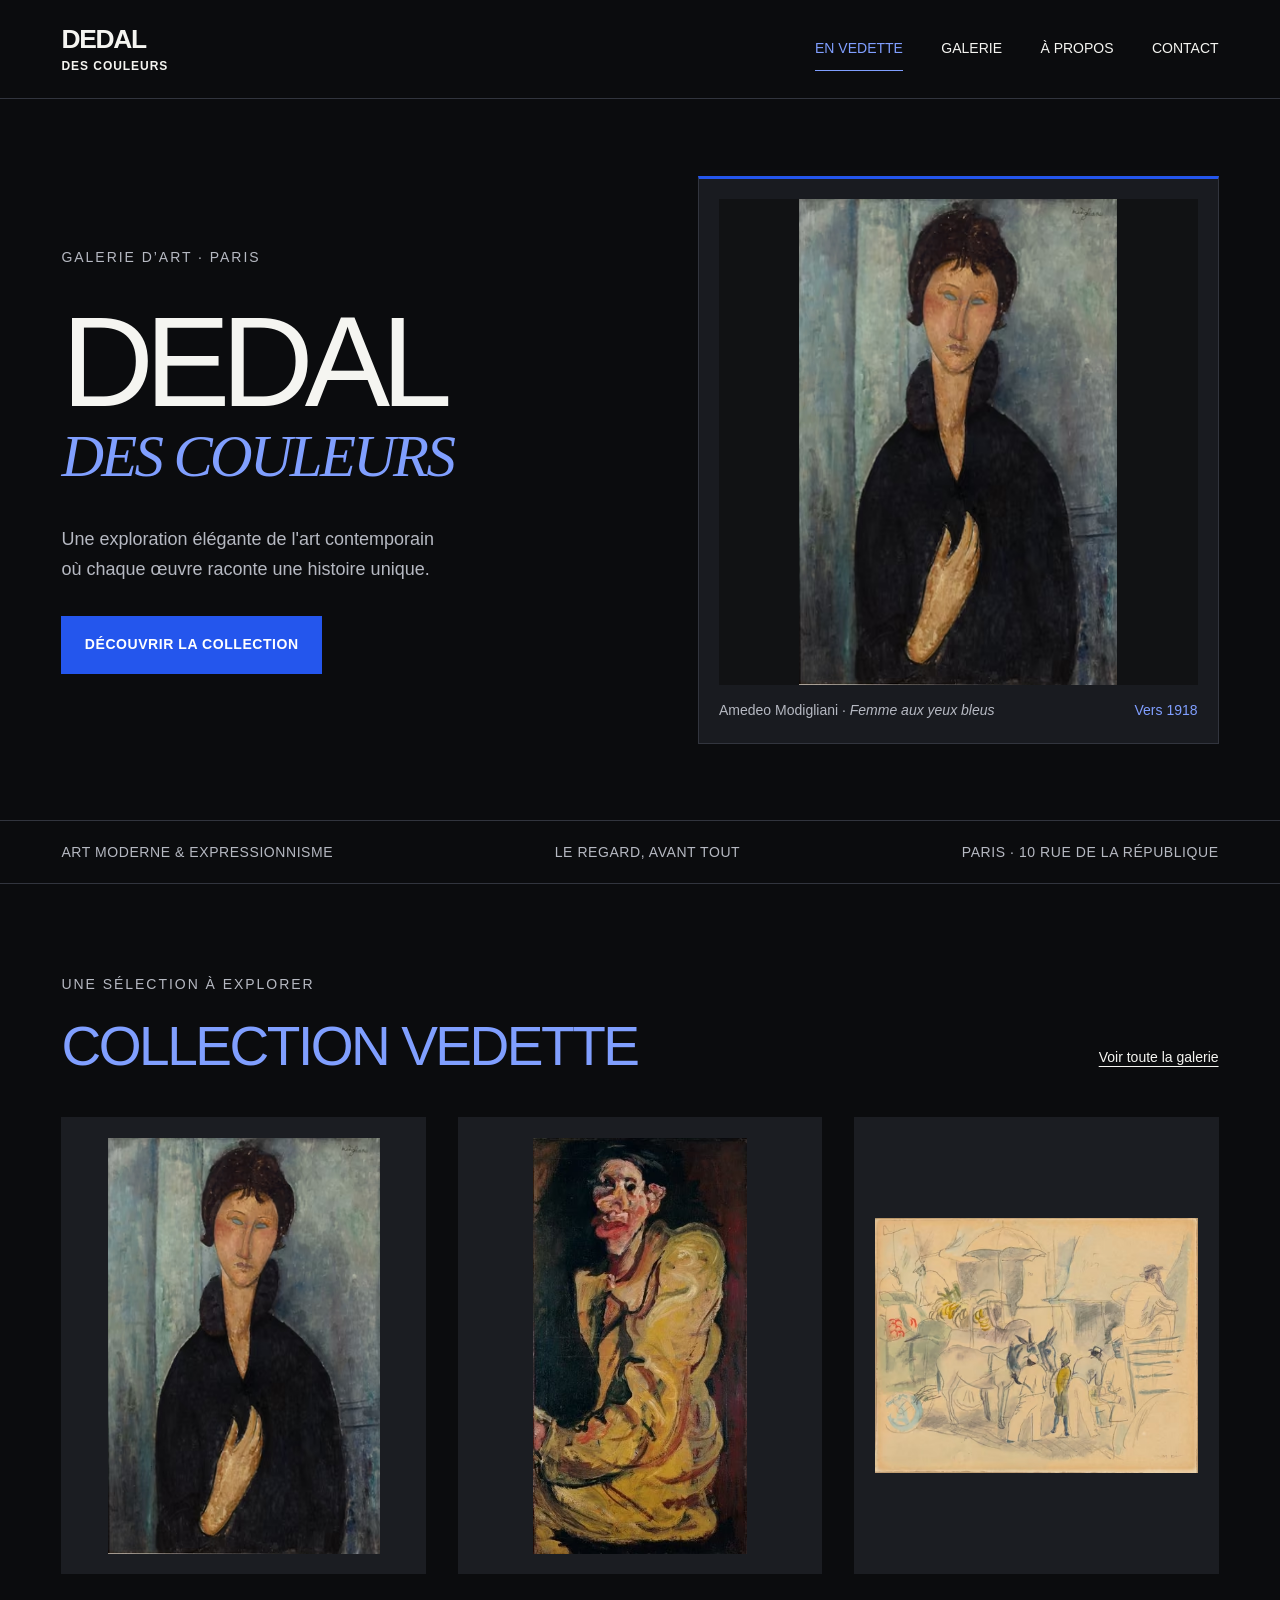
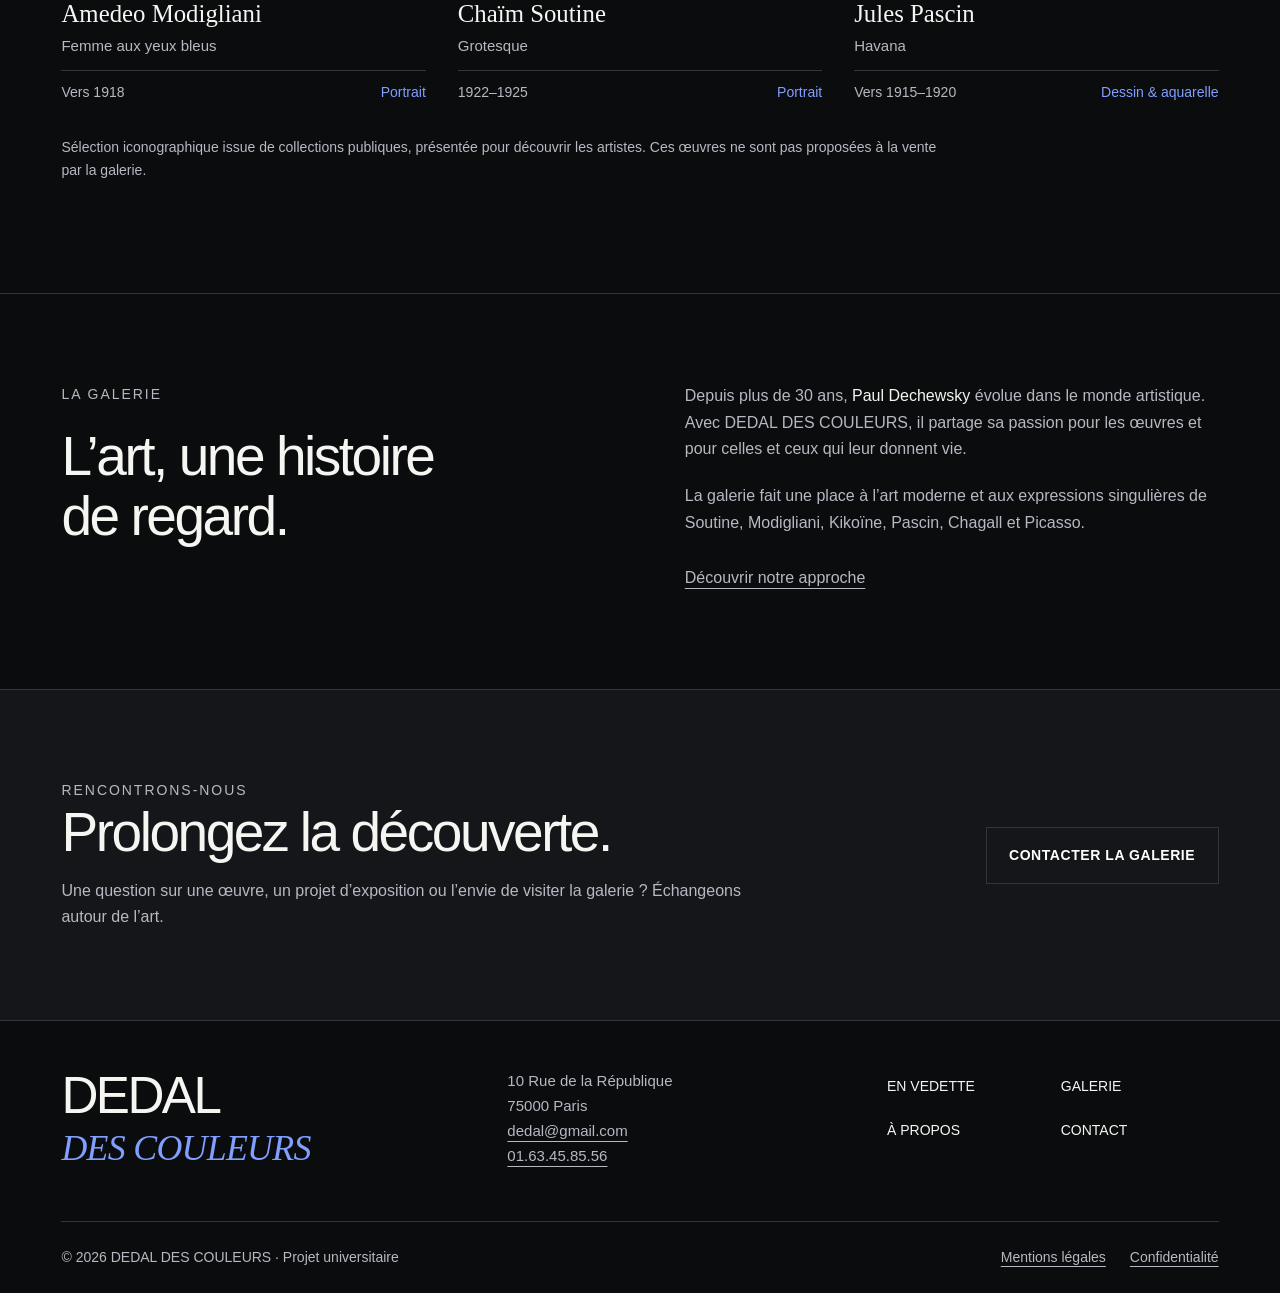
<file: index.html>
<!doctype html>
<html lang="fr">
<head>
  <meta charset="utf-8">
  <meta name="viewport" content="width=device-width, initial-scale=1">
  <meta http-equiv="Content-Security-Policy" content="connect-src 'none'; object-src 'none'; base-uri 'self'; form-action 'none'">
  <title>DEDAL DES COULEURS | Galerie d'art à Paris</title>
  <meta name="description" content="Découvrez DEDAL DES COULEURS, galerie d'art à Paris. Art moderne et expressionniste, sélection d’œuvres et passion de Paul Dechewsky.">
  <meta name="theme-color" content="#0b0c0e">
  <meta property="og:type" content="website">
  <meta property="og:locale" content="fr_FR">
  <meta property="og:site_name" content="DEDAL DES COULEURS">
  <meta property="og:title" content="DEDAL DES COULEURS | Galerie d'art à Paris">
  <meta property="og:description" content="Découvrez DEDAL DES COULEURS, galerie d'art à Paris. Art moderne et expressionniste, sélection d’œuvres et passion de Paul Dechewsky.">
  <meta property="og:url" content="https://cdibetris-cpu.github.io/dedal-des-coulers/">
  <link rel="icon" type="image/svg+xml" href="data:image/svg+xml,%3Csvg%20xmlns='http://www.w3.org/2000/svg'%20viewBox='0%200%2032%2032'%3E%3Crect%20width='32'%20height='32'%20fill='%230b0c0e'/%3E%3Cpath%20d='M9%206h7c14%200%2014%2020%200%2020H9V6zm5%204v12h2c8%200%208-12%200-12z'%20fill='%23809fff'/%3E%3C/svg%3E">
  <link rel="stylesheet" href="css/style.css">
  <script src="js/script.js" defer></script>
</head>
<body>
  <a class="skip-link" href="#contenu">Aller au contenu</a>
  <header class="site-header">
    <a class="brand" href="index.html" aria-label="DEDAL DES COULEURS, accueil">DEDAL<span>DES COULEURS</span></a>
    <button class="menu-toggle" type="button" aria-expanded="false" aria-controls="navigation-principale"><span class="menu-icon" aria-hidden="true"></span>Menu</button>
    <nav id="navigation-principale" aria-label="Navigation principale"><ul class="nav-list"><li><a href="index.html" aria-current="page">EN VEDETTE</a></li><li><a href="galerie.html">GALERIE</a></li><li><a href="a-propos.html">À PROPOS</a></li><li><a href="contact.html">CONTACT</a></li></ul></nav>
  </header>
  <main id="contenu" tabindex="-1">
    <section class="hero container" aria-labelledby="hero-title">
      <div class="hero-copy"><p class="eyebrow">GALERIE D’ART · PARIS</p><h1 id="hero-title">DEDAL<span>DES COULEURS</span></h1><p class="hero-description">Une exploration élégante de l'art contemporain<br>où chaque œuvre raconte une histoire unique.</p><a class="button" href="galerie.html">DÉCOUVRIR LA COLLECTION</a></div>
      <figure class="hero-art"><picture><source type="image/avif" srcset="images/hero-gallery-320.avif 320w, images/hero-gallery-480.avif 480w, images/hero-gallery-640.avif 640w, images/hero-gallery-768.avif 768w, images/hero-gallery-960.avif 960w, images/hero-gallery-1047.avif 1047w" sizes="(max-width: 520px) min(15.705rem, calc(100vw - 5.125rem)), (max-width: 760px) 19.63125rem, clamp(14.39625rem, 24.86625vw, 24.86625rem)"><img src="images/hero-gallery.webp" alt="Femme aux yeux bleus et au cou allongé, vêtue de noir, la main posée sur la poitrine, par Amedeo Modigliani." width="1047" height="1600" fetchpriority="high" decoding="async" srcset="images/hero-gallery-320.webp 320w, images/hero-gallery-480.webp 480w, images/hero-gallery-640.webp 640w, images/hero-gallery-768.webp 768w, images/hero-gallery-960.webp 960w, images/hero-gallery.webp 1047w" sizes="(max-width: 520px) min(15.705rem, calc(100vw - 5.125rem)), (max-width: 760px) 19.63125rem, clamp(14.39625rem, 24.86625vw, 24.86625rem)"></picture><figcaption><span>Amedeo Modigliani · <i>Femme aux yeux bleus</i></span><span>Vers 1918</span></figcaption></figure>
    </section>
    <div class="container intro-strip"><span>ART MODERNE &amp; EXPRESSIONNISME</span><span>LE REGARD, AVANT TOUT</span><span>PARIS · 10 RUE DE LA RÉPUBLIQUE</span></div>
    <section class="container section" aria-labelledby="featured-title">
      <div class="section-heading"><div><p class="eyebrow">UNE SÉLECTION À EXPLORER</p><h2 id="featured-title" class="blue">COLLECTION VEDETTE</h2></div><a href="galerie.html">Voir toute la galerie</a></div>
      <div class="art-grid"><article class="art-card">
          <a class="art-link" href="galerie.html#oeuvre-1">
            <figure><div class="art-image"><picture><source type="image/avif" srcset="images/modigliani-femme-aux-yeux-bleus-320.avif 320w, images/modigliani-femme-aux-yeux-bleus-480.avif 480w, images/modigliani-femme-aux-yeux-bleus-589.avif 589w" sizes="(max-width: 520px) min(16.36111rem, calc(100vw - clamp(2.5rem, 9.6vw, 10rem) - 2.6rem)), (max-width: 1050px) min(17.01556rem, calc((100vw - clamp(2.5rem, 9.6vw, 10rem) - 2rem) / 2 - 2.6rem)), min(17.01556rem, calc((min(100vw, 100rem) - clamp(2.5rem, 9.6vw, 10rem) - 4rem) / 3 - 2.6rem))"><img src="images/modigliani-femme-aux-yeux-bleus.webp" alt="Femme aux yeux bleus et au cou allongé, vêtue de noir, la main posée sur la poitrine, par Amedeo Modigliani." width="589" height="900" loading="lazy" decoding="async" srcset="images/modigliani-femme-aux-yeux-bleus-320.webp 320w, images/modigliani-femme-aux-yeux-bleus-480.webp 480w, images/modigliani-femme-aux-yeux-bleus.webp 589w" sizes="(max-width: 520px) min(16.36111rem, calc(100vw - clamp(2.5rem, 9.6vw, 10rem) - 2.6rem)), (max-width: 1050px) min(17.01556rem, calc((100vw - clamp(2.5rem, 9.6vw, 10rem) - 2rem) / 2 - 2.6rem)), min(17.01556rem, calc((min(100vw, 100rem) - clamp(2.5rem, 9.6vw, 10rem) - 4rem) / 3 - 2.6rem))"></picture></div>
              <figcaption><h3>Amedeo Modigliani</h3><p class="art-title">Femme aux yeux bleus</p><div class="art-meta"><span>Vers 1918</span><span>Portrait</span></div></figcaption>
            </figure>
          </a>
        </article>
<article class="art-card">
          <a class="art-link" href="galerie.html#oeuvre-3">
            <figure><div class="art-image"><picture><source type="image/avif" srcset="images/soutine-grotesque-309.avif 309w" sizes="(max-width: 520px) min(12.875rem, calc(100vw - clamp(2.5rem, 9.6vw, 10rem) - 2.6rem)), (max-width: 1050px) min(13.39rem, calc((100vw - clamp(2.5rem, 9.6vw, 10rem) - 2rem) / 2 - 2.6rem)), min(13.39rem, calc((min(100vw, 100rem) - clamp(2.5rem, 9.6vw, 10rem) - 4rem) / 3 - 2.6rem))"><img src="images/soutine-grotesque.webp" alt="Homme assis en veste jaune et chapeau noir, aux traits expressifs, dans Grotesque de Chaïm Soutine." width="309" height="600" loading="lazy" decoding="async" srcset="images/soutine-grotesque.webp 309w" sizes="(max-width: 520px) min(12.875rem, calc(100vw - clamp(2.5rem, 9.6vw, 10rem) - 2.6rem)), (max-width: 1050px) min(13.39rem, calc((100vw - clamp(2.5rem, 9.6vw, 10rem) - 2rem) / 2 - 2.6rem)), min(13.39rem, calc((min(100vw, 100rem) - clamp(2.5rem, 9.6vw, 10rem) - 4rem) / 3 - 2.6rem))"></picture></div>
              <figcaption><h3>Chaïm Soutine</h3><p class="art-title">Grotesque</p><div class="art-meta"><span>1922–1925</span><span>Portrait</span></div></figcaption>
            </figure>
          </a>
        </article>
<article class="art-card">
          <a class="art-link" href="galerie.html#oeuvre-5">
            <figure><div class="art-image"><picture><source type="image/avif" srcset="images/pascin-havana-320.avif 320w, images/pascin-havana-480.avif 480w, images/pascin-havana-640.avif 640w, images/pascin-havana-900.avif 900w" sizes="(max-width: 520px) min(31.69014rem, calc(100vw - clamp(2.5rem, 9.6vw, 10rem) - 2.6rem)), (max-width: 1050px) min(32.95775rem, calc((100vw - clamp(2.5rem, 9.6vw, 10rem) - 2rem) / 2 - 2.6rem)), min(32.95775rem, calc((min(100vw, 100rem) - clamp(2.5rem, 9.6vw, 10rem) - 4rem) / 3 - 2.6rem))"><img src="images/pascin-havana.webp" alt="Scène de marché à La Havane avec un âne et des personnages, aquarelle de Jules Pascin." width="900" height="710" loading="lazy" decoding="async" srcset="images/pascin-havana-320.webp 320w, images/pascin-havana-480.webp 480w, images/pascin-havana-640.webp 640w, images/pascin-havana.webp 900w" sizes="(max-width: 520px) min(31.69014rem, calc(100vw - clamp(2.5rem, 9.6vw, 10rem) - 2.6rem)), (max-width: 1050px) min(32.95775rem, calc((100vw - clamp(2.5rem, 9.6vw, 10rem) - 2rem) / 2 - 2.6rem)), min(32.95775rem, calc((min(100vw, 100rem) - clamp(2.5rem, 9.6vw, 10rem) - 4rem) / 3 - 2.6rem))"></picture></div>
              <figcaption><h3>Jules Pascin</h3><p class="art-title">Havana</p><div class="art-meta"><span>Vers 1915–1920</span><span>Dessin & aquarelle</span></div></figcaption>
            </figure>
          </a>
        </article></div>
      <p class="collection-note">Sélection iconographique issue de collections publiques, présentée pour découvrir les artistes. Ces œuvres ne sont pas proposées à la vente par la galerie.</p>
    </section>
    <section class="container section editorial" aria-labelledby="home-story">
      <div><p class="eyebrow">LA GALERIE</p><h2 id="home-story">L’art, une histoire de regard.</h2></div>
      <div class="body-copy"><p>Depuis plus de 30 ans, <strong>Paul Dechewsky</strong> évolue dans le monde artistique. Avec DEDAL DES COULEURS, il partage sa passion pour les œuvres et pour celles et ceux qui leur donnent vie.</p><p>La galerie fait une place à l’art moderne et aux expressions singulières de Soutine, Modigliani, Kikoïne, Pascin, Chagall et Picasso.</p><a class="text-link" href="a-propos.html">Découvrir notre approche</a></div>
    </section>
    <section class="section invitation" aria-labelledby="home-visit"><div class="container invitation-inner"><div><p class="eyebrow">RENCONTRONS-NOUS</p><h2 id="home-visit">Prolongez la découverte.</h2><p>Une question sur une œuvre, un projet d’exposition ou l’envie de visiter la galerie ? Échangeons autour de l’art.</p></div><a class="button button-outline" href="contact.html">CONTACTER LA GALERIE</a></div></section>
  </main>
  <footer class="site-footer">
    <div class="container">
      <div class="footer-top">
        <a class="footer-brand" href="index.html">DEDAL<span>DES COULEURS</span></a>
        <address class="footer-contact">10 Rue de la République<br>75000 Paris<br><a href="mailto:dedal@gmail.com">dedal@gmail.com</a><br><a href="tel:+33163458556">01.63.45.85.56</a></address>
        <nav class="footer-nav" aria-label="Navigation de pied de page"><ul><li><a href="index.html">EN VEDETTE</a></li><li><a href="galerie.html">GALERIE</a></li><li><a href="a-propos.html">À PROPOS</a></li><li><a href="contact.html">CONTACT</a></li></ul></nav>
      </div>
      <div class="footer-bottom"><p>© 2026 DEDAL DES COULEURS · Projet universitaire</p><div class="footer-legal"><a href="contact.html#mentions-legales">Mentions légales</a><a href="contact.html#confidentialite">Confidentialité</a></div></div>
    </div>
  </footer>
</body>
</html>
</file>
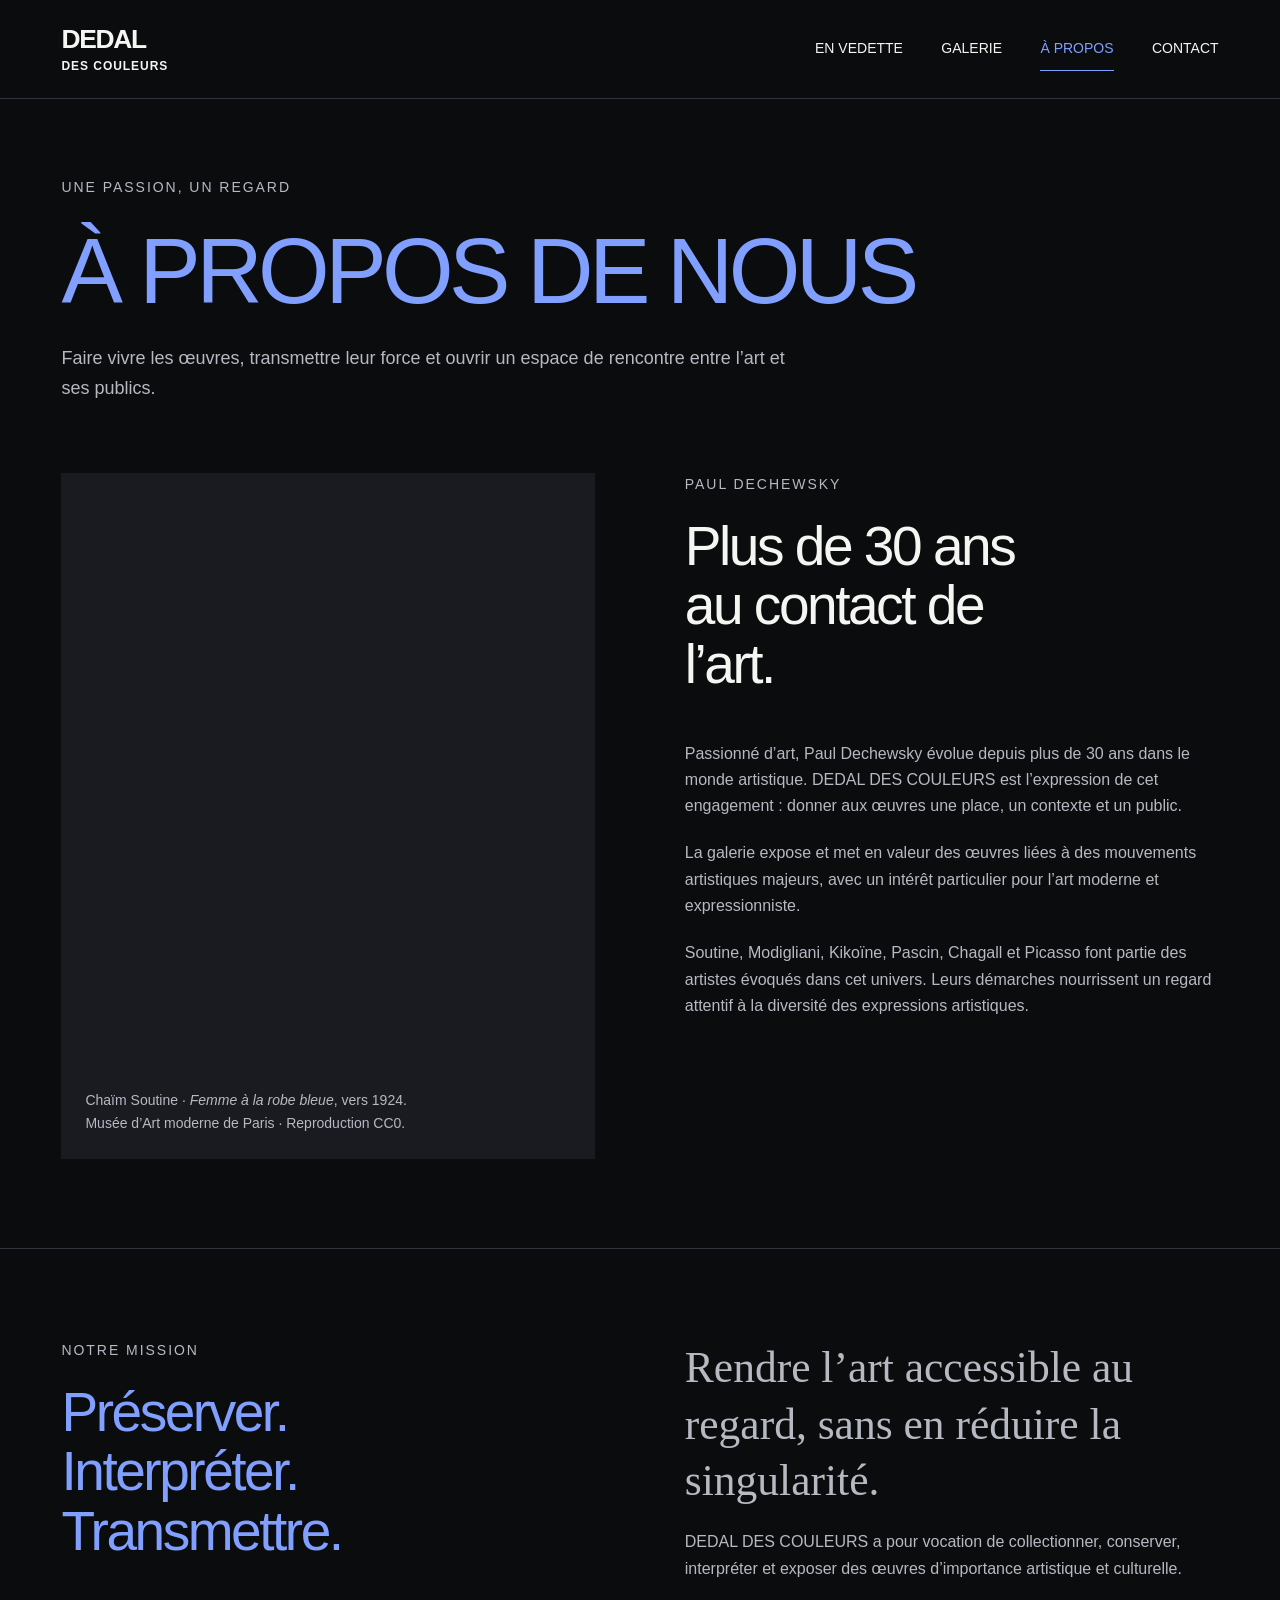
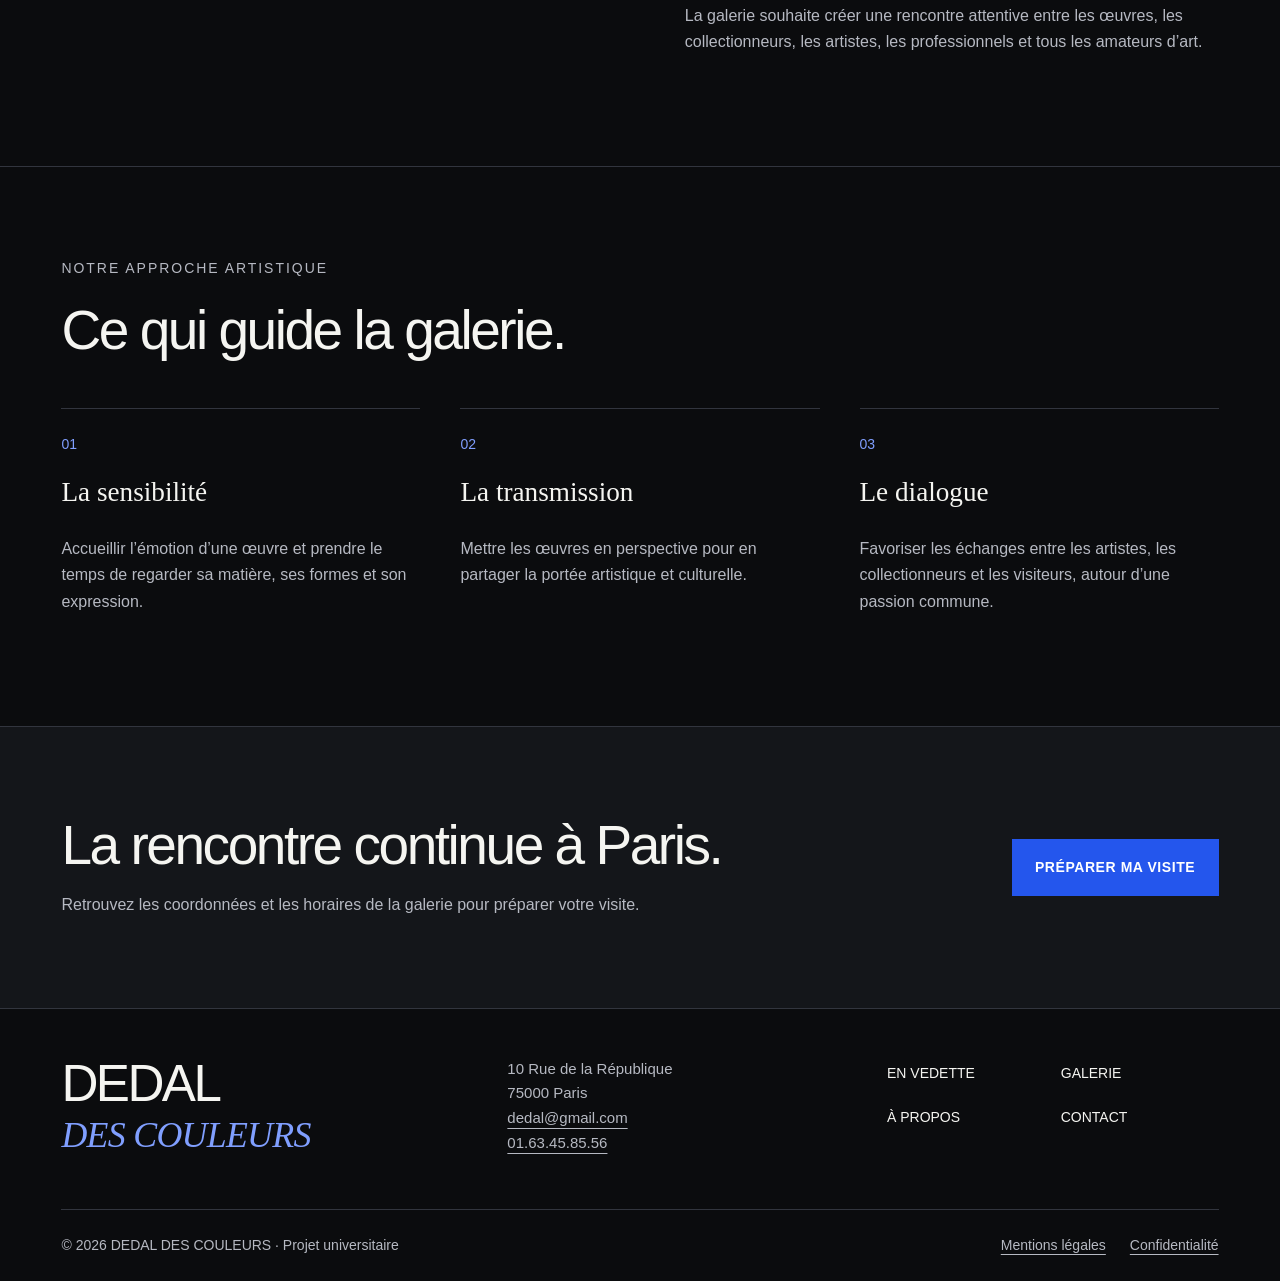
<file: a-propos.html>
<!doctype html>
<html lang="fr">
<head>
  <meta charset="utf-8">
  <meta name="viewport" content="width=device-width, initial-scale=1">
  <meta http-equiv="Content-Security-Policy" content="connect-src 'none'; object-src 'none'; base-uri 'self'; form-action 'none'">
  <title>À propos | DEDAL DES COULEURS</title>
  <meta name="description" content="Rencontrez Paul Dechewsky, passionné d’art depuis plus de 30 ans. Découvrez la mission, l’approche artistique et les valeurs de DEDAL DES COULEURS.">
  <meta name="theme-color" content="#0b0c0e">
  <meta property="og:type" content="website">
  <meta property="og:locale" content="fr_FR">
  <meta property="og:site_name" content="DEDAL DES COULEURS">
  <meta property="og:title" content="À propos | DEDAL DES COULEURS">
  <meta property="og:description" content="Rencontrez Paul Dechewsky, passionné d’art depuis plus de 30 ans. Découvrez la mission, l’approche artistique et les valeurs de DEDAL DES COULEURS.">
  <meta property="og:url" content="https://cdibetris-cpu.github.io/dedal-des-couleurs/a-propos.html">
  <link rel="icon" type="image/svg+xml" href="data:image/svg+xml,%3Csvg%20xmlns='http://www.w3.org/2000/svg'%20viewBox='0%200%2032%2032'%3E%3Crect%20width='32'%20height='32'%20fill='%230b0c0e'/%3E%3Cpath%20d='M9%206h7c14%200%2014%2020%200%2020H9V6zm5%204v12h2c8%200%208-12%200-12z'%20fill='%23809fff'/%3E%3C/svg%3E">
  <link rel="stylesheet" href="css/style.css">
  <script src="js/script.js" defer></script>
</head>
<body>
  <a class="skip-link" href="#contenu">Aller au contenu</a>
  <header class="site-header">
    <a class="brand" href="index.html" aria-label="DEDAL DES COULEURS, accueil">DEDAL<span>DES COULEURS</span></a>
    <button class="menu-toggle" type="button" aria-expanded="false" aria-controls="navigation-principale"><span class="menu-icon" aria-hidden="true"></span>Menu</button>
    <nav id="navigation-principale" aria-label="Navigation principale"><ul class="nav-list"><li><a href="index.html">EN VEDETTE</a></li><li><a href="galerie.html">GALERIE</a></li><li><a href="a-propos.html" aria-current="page">À PROPOS</a></li><li><a href="contact.html">CONTACT</a></li></ul></nav>
  </header>
  <main id="contenu" tabindex="-1">
    <header class="container page-heading"><p class="eyebrow">UNE PASSION, UN REGARD</p><h1>À PROPOS DE NOUS</h1><p class="lead">Faire vivre les œuvres, transmettre leur force et ouvrir un espace de rencontre entre l’art et ses publics.</p></header>
    <section class="container section gallery-section editorial" aria-labelledby="paul-title">
      <figure class="about-figure"><picture><source type="image/avif" srcset="images/soutine-femme-a-la-robe-bleue-320.avif 320w, images/soutine-femme-a-la-robe-bleue-449.avif 449w" sizes="(max-width: 520px) min(18.70833rem, calc(100vw - clamp(2.5rem, 9.6vw, 10rem) - 3rem)), (max-width: 760px) min(22.45rem, calc(100vw - clamp(2.5rem, 9.6vw, 10rem) - 3rem)), min(26.94rem, calc((min(100vw, 100rem) - clamp(2.5rem, 9.6vw, 10rem) - clamp(2rem, 7vw, 7rem)) / 2 - 3rem))"><img src="images/soutine-femme-a-la-robe-bleue.webp" alt="Femme assise en robe bleu sombre et foulard vert, les mains croisées sur les genoux, par Chaïm Soutine." width="449" height="600" decoding="async" srcset="images/soutine-femme-a-la-robe-bleue-320.webp 320w, images/soutine-femme-a-la-robe-bleue.webp 449w" sizes="(max-width: 520px) min(18.70833rem, calc(100vw - clamp(2.5rem, 9.6vw, 10rem) - 3rem)), (max-width: 760px) min(22.45rem, calc(100vw - clamp(2.5rem, 9.6vw, 10rem) - 3rem)), min(26.94rem, calc((min(100vw, 100rem) - clamp(2.5rem, 9.6vw, 10rem) - clamp(2rem, 7vw, 7rem)) / 2 - 3rem))"></picture><figcaption>Chaïm Soutine · <i>Femme à la robe bleue</i>, vers 1924.<br>Musée d’Art moderne de Paris · Reproduction CC0.</figcaption></figure>
      <div><p class="eyebrow">PAUL DECHEWSKY</p><h2 id="paul-title">Plus de 30 ans au contact de l’art.</h2><div class="body-copy"><p>Passionné d’art, Paul Dechewsky évolue depuis plus de 30 ans dans le monde artistique. DEDAL DES COULEURS est l’expression de cet engagement : donner aux œuvres une place, un contexte et un public.</p><p>La galerie expose et met en valeur des œuvres liées à des mouvements artistiques majeurs, avec un intérêt particulier pour l’art moderne et expressionniste.</p><p>Soutine, Modigliani, Kikoïne, Pascin, Chagall et Picasso font partie des artistes évoqués dans cet univers. Leurs démarches nourrissent un regard attentif à la diversité des expressions artistiques.</p></div></div>
    </section>
    <section class="container section editorial" aria-labelledby="mission-title"><div><p class="eyebrow">NOTRE MISSION</p><h2 id="mission-title" class="blue">Préserver.<br>Interpréter.<br>Transmettre.</h2></div><div class="body-copy"><p class="large-statement">Rendre l’art accessible au regard, sans en réduire la singularité.</p><p>DEDAL DES COULEURS a pour vocation de collectionner, conserver, interpréter et exposer des œuvres d’importance artistique et culturelle.</p><p>La galerie souhaite créer une rencontre attentive entre les œuvres, les collectionneurs, les artistes, les professionnels et tous les amateurs d’art.</p></div></section>
    <section class="container section" aria-labelledby="values-title"><p class="eyebrow">NOTRE APPROCHE ARTISTIQUE</p><h2 id="values-title">Ce qui guide la galerie.</h2><div class="values-grid"><article class="value"><span class="value-number" aria-hidden="true">01</span><h3>La sensibilité</h3><p>Accueillir l’émotion d’une œuvre et prendre le temps de regarder sa matière, ses formes et son expression.</p></article><article class="value"><span class="value-number" aria-hidden="true">02</span><h3>La transmission</h3><p>Mettre les œuvres en perspective pour en partager la portée artistique et culturelle.</p></article><article class="value"><span class="value-number" aria-hidden="true">03</span><h3>Le dialogue</h3><p>Favoriser les échanges entre les artistes, les collectionneurs et les visiteurs, autour d’une passion commune.</p></article></div></section>
    <section class="section invitation" aria-labelledby="about-visit"><div class="container invitation-inner"><div><h2 id="about-visit">La rencontre continue à Paris.</h2><p>Retrouvez les coordonnées et les horaires de la galerie pour préparer votre visite.</p></div><a class="button" href="contact.html">PRÉPARER MA VISITE</a></div></section>
  </main>
  <footer class="site-footer">
    <div class="container">
      <div class="footer-top">
        <a class="footer-brand" href="index.html">DEDAL<span>DES COULEURS</span></a>
        <address class="footer-contact">10 Rue de la République<br>75000 Paris<br><a href="mailto:dedal@gmail.com">dedal@gmail.com</a><br><a href="tel:+33163458556">01.63.45.85.56</a></address>
        <nav class="footer-nav" aria-label="Navigation de pied de page"><ul><li><a href="index.html">EN VEDETTE</a></li><li><a href="galerie.html">GALERIE</a></li><li><a href="a-propos.html">À PROPOS</a></li><li><a href="contact.html">CONTACT</a></li></ul></nav>
      </div>
      <div class="footer-bottom"><p>© 2026 DEDAL DES COULEURS · Projet universitaire</p><div class="footer-legal"><a href="contact.html#mentions-legales">Mentions légales</a><a href="contact.html#confidentialite">Confidentialité</a></div></div>
    </div>
  </footer>
</body>
</html>
</file>
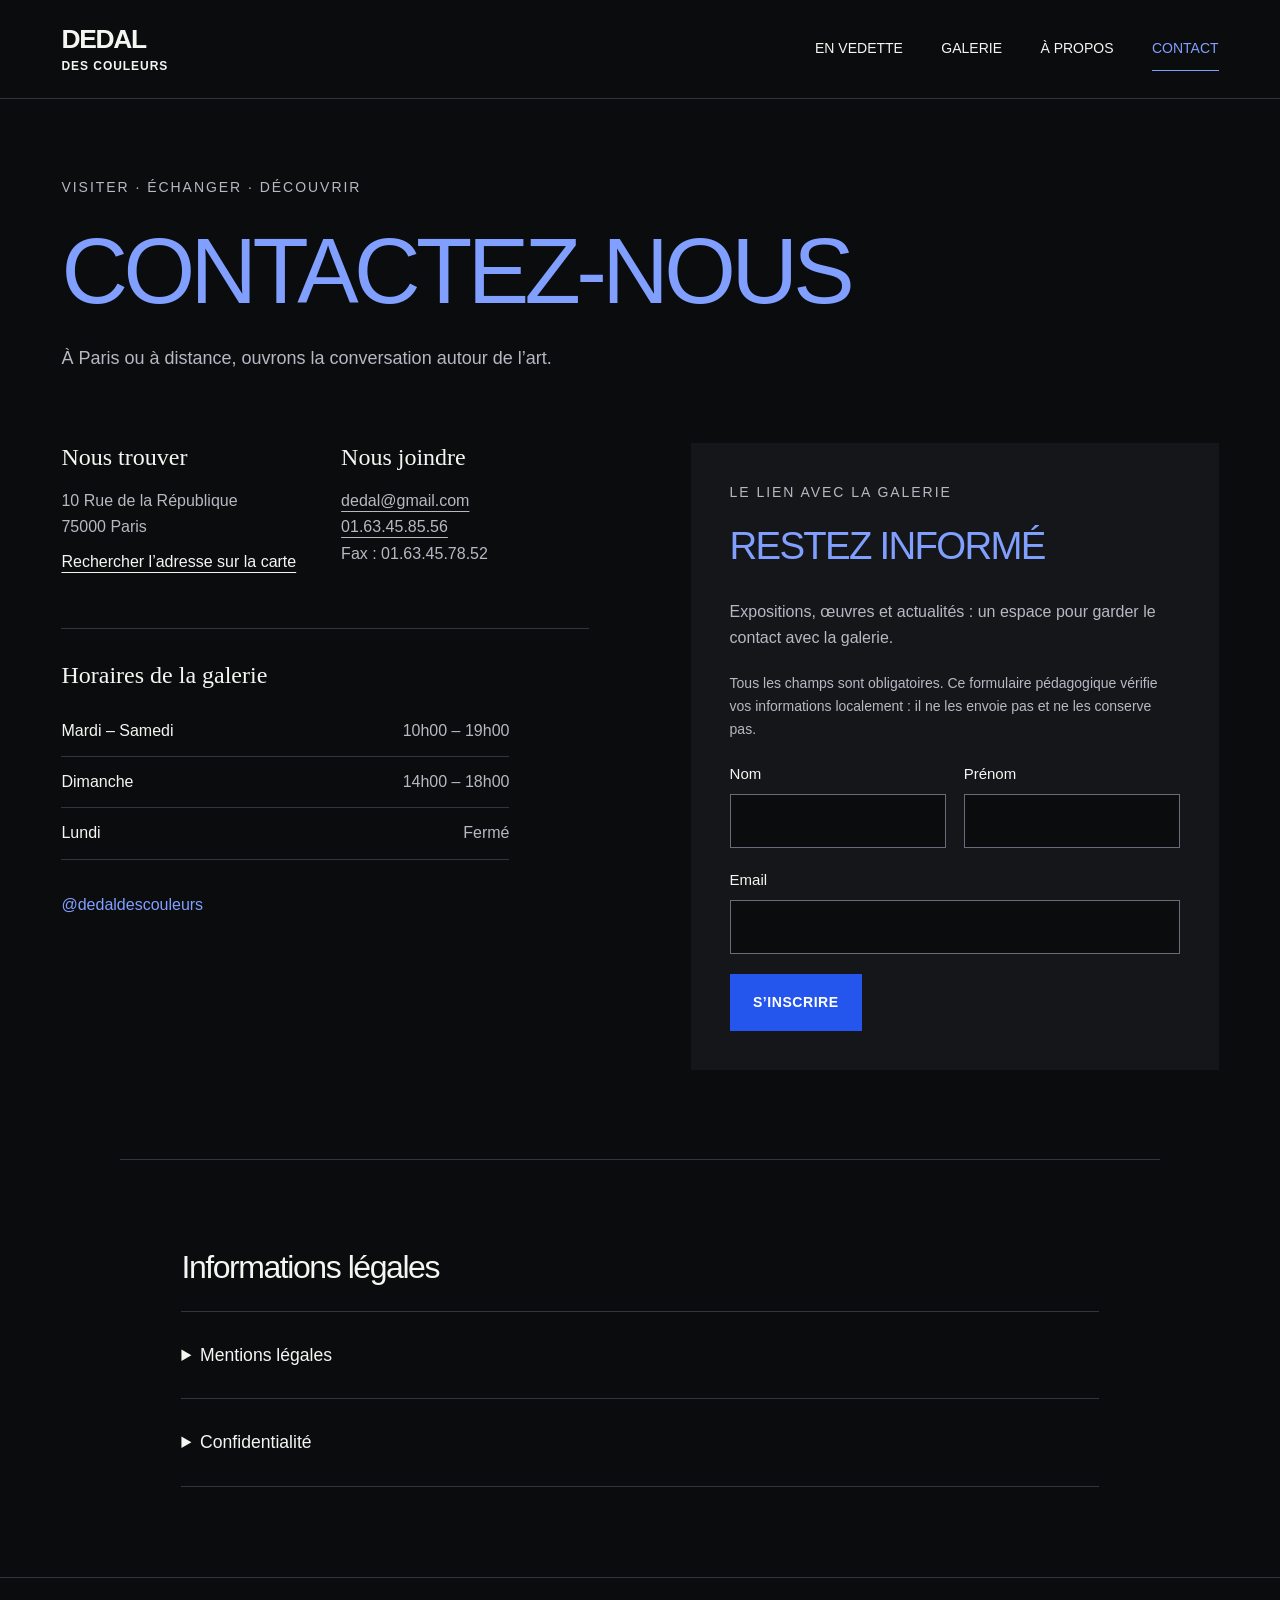
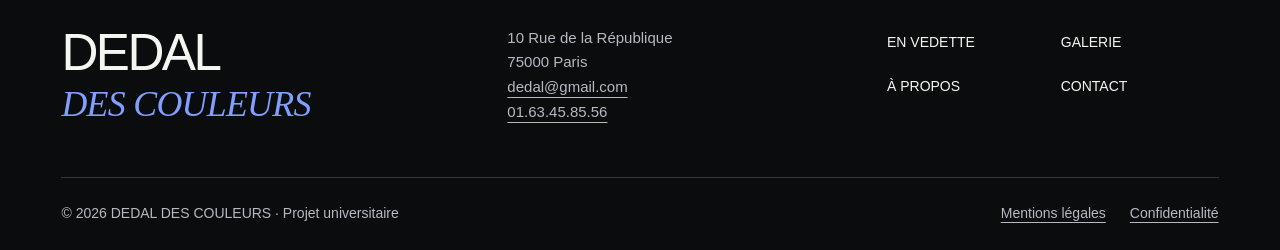
<file: contact.html>
<!doctype html>
<html lang="fr">
<head>
  <meta charset="utf-8">
  <meta name="viewport" content="width=device-width, initial-scale=1">
  <meta http-equiv="Content-Security-Policy" content="connect-src 'none'; object-src 'none'; base-uri 'self'; form-action 'none'">
  <title>Contact | DEDAL DES COULEURS</title>
  <meta name="description" content="Contactez la galerie DEDAL DES COULEURS à Paris : adresse, téléphone, email et horaires. Retrouvez le formulaire pédagogique pour rester informé.">
  <meta name="theme-color" content="#0b0c0e">
  <meta property="og:type" content="website">
  <meta property="og:locale" content="fr_FR">
  <meta property="og:site_name" content="DEDAL DES COULEURS">
  <meta property="og:title" content="Contact | DEDAL DES COULEURS">
  <meta property="og:description" content="Contactez la galerie DEDAL DES COULEURS à Paris : adresse, téléphone, email et horaires. Retrouvez le formulaire pédagogique pour rester informé.">
  <meta property="og:url" content="https://cdibetris-cpu.github.io/dedal-des-couleurs/contact.html">
  <link rel="icon" type="image/svg+xml" href="data:image/svg+xml,%3Csvg%20xmlns='http://www.w3.org/2000/svg'%20viewBox='0%200%2032%2032'%3E%3Crect%20width='32'%20height='32'%20fill='%230b0c0e'/%3E%3Cpath%20d='M9%206h7c14%200%2014%2020%200%2020H9V6zm5%204v12h2c8%200%208-12%200-12z'%20fill='%23809fff'/%3E%3C/svg%3E">
  <link rel="stylesheet" href="css/style.css">
  <script src="js/script.js" defer></script>
  <script src="js/contact.js" defer></script>
</head>
<body>
  <a class="skip-link" href="#contenu">Aller au contenu</a>
  <header class="site-header">
    <a class="brand" href="index.html" aria-label="DEDAL DES COULEURS, accueil">DEDAL<span>DES COULEURS</span></a>
    <button class="menu-toggle" type="button" aria-expanded="false" aria-controls="navigation-principale"><span class="menu-icon" aria-hidden="true"></span>Menu</button>
    <nav id="navigation-principale" aria-label="Navigation principale"><ul class="nav-list"><li><a href="index.html">EN VEDETTE</a></li><li><a href="galerie.html">GALERIE</a></li><li><a href="a-propos.html">À PROPOS</a></li><li><a href="contact.html" aria-current="page">CONTACT</a></li></ul></nav>
  </header>
  <main id="contenu" tabindex="-1">
    <header class="container page-heading"><p class="eyebrow">VISITER · ÉCHANGER · DÉCOUVRIR</p><h1>CONTACTEZ-NOUS</h1><p class="lead">À Paris ou à distance, ouvrons la conversation autour de l’art.</p></header>
    <div class="container section gallery-section contact-layout">
      <div><div class="contact-details"><section aria-labelledby="address-title"><h2 id="address-title">Nous trouver</h2><address>10 Rue de la République<br>75000 Paris</address><a class="text-link" href="https://www.openstreetmap.org/search?query=10%20Rue%20de%20la%20R%C3%A9publique%20Paris">Rechercher l’adresse sur la carte</a></section><section aria-labelledby="contact-title"><h2 id="contact-title">Nous joindre</h2><p><a href="mailto:dedal@gmail.com">dedal@gmail.com</a><br><a href="tel:+33163458556">01.63.45.85.56</a><br>Fax : 01.63.45.78.52</p></section></div>
        <section class="hours" aria-labelledby="hours-title"><h2 id="hours-title">Horaires de la galerie</h2><dl><div><dt>Mardi – Samedi</dt><dd>10h00 – 19h00</dd></div><div><dt>Dimanche</dt><dd>14h00 – 18h00</dd></div><div><dt>Lundi</dt><dd>Fermé</dd></div></dl><span class="social-label">@dedaldescouleurs</span></section>
      </div>
      <section class="registration" id="inscription" aria-labelledby="registration-title"><p class="eyebrow">LE LIEN AVEC LA GALERIE</p><h2 id="registration-title" class="blue">RESTEZ INFORMÉ</h2><p>Expositions, œuvres et actualités : un espace pour garder le contact avec la galerie.</p>
        <form id="registration-form" aria-describedby="form-hint"><p class="form-hint" id="form-hint">Tous les champs sont obligatoires. Ce formulaire pédagogique vérifie vos informations localement : il ne les envoie pas et ne les conserve pas.</p><div class="form-row"><div class="field"><label for="nom">Nom</label><input id="nom" type="text" autocomplete="family-name" maxlength="100" required aria-describedby="nom-error"><p class="field-error" id="nom-error" hidden></p></div><div class="field"><label for="prenom">Prénom</label><input id="prenom" type="text" autocomplete="given-name" maxlength="100" required aria-describedby="prenom-error"><p class="field-error" id="prenom-error" hidden></p></div></div><div class="field"><label for="email">Email</label><input id="email" type="email" autocomplete="email" maxlength="254" required aria-describedby="email-error"><p class="field-error" id="email-error" hidden></p></div><button class="button" type="submit" disabled>S’INSCRIRE</button><p class="form-status" id="form-status" role="status" aria-atomic="true"></p><noscript><p>Activez JavaScript pour vérifier le formulaire. Vous pouvez aussi joindre la galerie par email ou téléphone.</p></noscript></form>
      </section>
    </div>
    <section class="container section legal-section" aria-labelledby="legal-title"><h2 id="legal-title">Informations légales</h2>
      <details id="mentions-legales"><summary>Mentions légales</summary><div><h3>Présentation du projet</h3><p>Ce site est réalisé dans le cadre d’un projet universitaire de communication numérique et de publication web consacré à DEDAL DES COULEURS. Les informations de la galerie proviennent du cahier des charges fourni.</p><p>Interlocuteur présenté : Paul Dechewsky.<br>Adresse : 10 Rue de la République, 75000 Paris.<br>Contact : <a href="mailto:dedal@gmail.com">dedal@gmail.com</a> · 01.63.45.85.56.</p><h3>Œuvres et crédits</h3><p>Les reproductions présentées sont issues de Paris Musées et de la National Gallery of Art, sous licence CC0. Elles illustrent le projet et ne constituent pas un inventaire d’œuvres à vendre. Les notices des musées sont accessibles depuis la galerie.</p><h3>Hébergement</h3><p>Le projet est préparé pour un hébergement avec Sites, un service d’OpenAI, et pour une publication sur GitHub Pages. La version locale fonctionne directement avec ses fichiers statiques.</p></div></details>
      <details id="confidentialite"><summary>Confidentialité</summary><div><h3>Le formulaire</h3><p>Les nom, prénom et email servent uniquement à vérifier les champs dans votre navigateur. Aucune donnée n’est transmise par le formulaire, enregistrée par le site ou conservée après une validation réussie. Le message de confirmation ne correspond pas à une inscription réelle.</p><h3>Cookies et services externes</h3><p>Le code de ce site ne dépose aucun cookie, n’utilise pas de stockage local et n’intègre aucun outil de suivi. L’hébergeur peut traiter des informations techniques nécessaires à son service, selon sa propre politique de confidentialité.</p><p>Les liens vers les musées, la carte ou votre messagerie ouvrent des services externes. Leurs conditions s’appliquent lorsque vous les consultez.</p></div></details>
    </section>
  </main>
  <footer class="site-footer">
    <div class="container">
      <div class="footer-top">
        <a class="footer-brand" href="index.html">DEDAL<span>DES COULEURS</span></a>
        <address class="footer-contact">10 Rue de la République<br>75000 Paris<br><a href="mailto:dedal@gmail.com">dedal@gmail.com</a><br><a href="tel:+33163458556">01.63.45.85.56</a></address>
        <nav class="footer-nav" aria-label="Navigation de pied de page"><ul><li><a href="index.html">EN VEDETTE</a></li><li><a href="galerie.html">GALERIE</a></li><li><a href="a-propos.html">À PROPOS</a></li><li><a href="contact.html">CONTACT</a></li></ul></nav>
      </div>
      <div class="footer-bottom"><p>© 2026 DEDAL DES COULEURS · Projet universitaire</p><div class="footer-legal"><a href="contact.html#mentions-legales">Mentions légales</a><a href="contact.html#confidentialite">Confidentialité</a></div></div>
    </div>
  </footer>
</body>
</html>
</file>
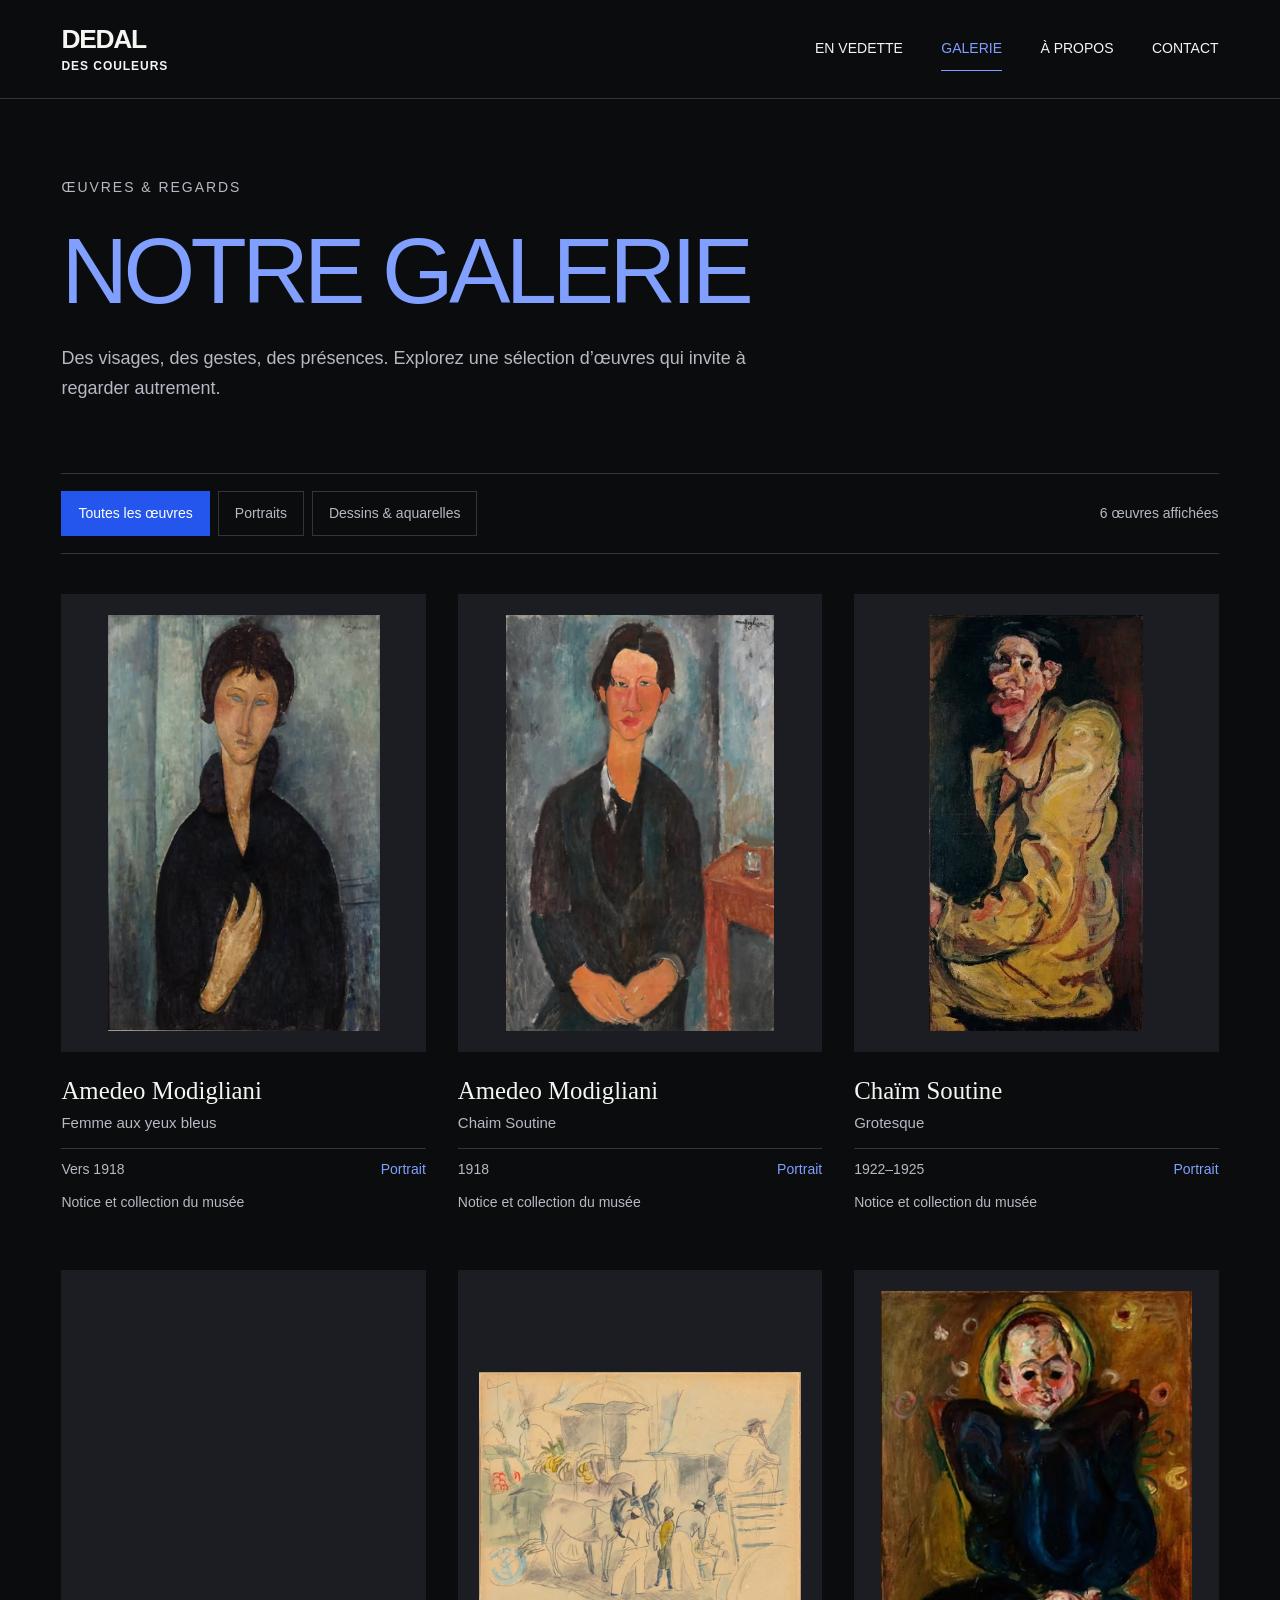
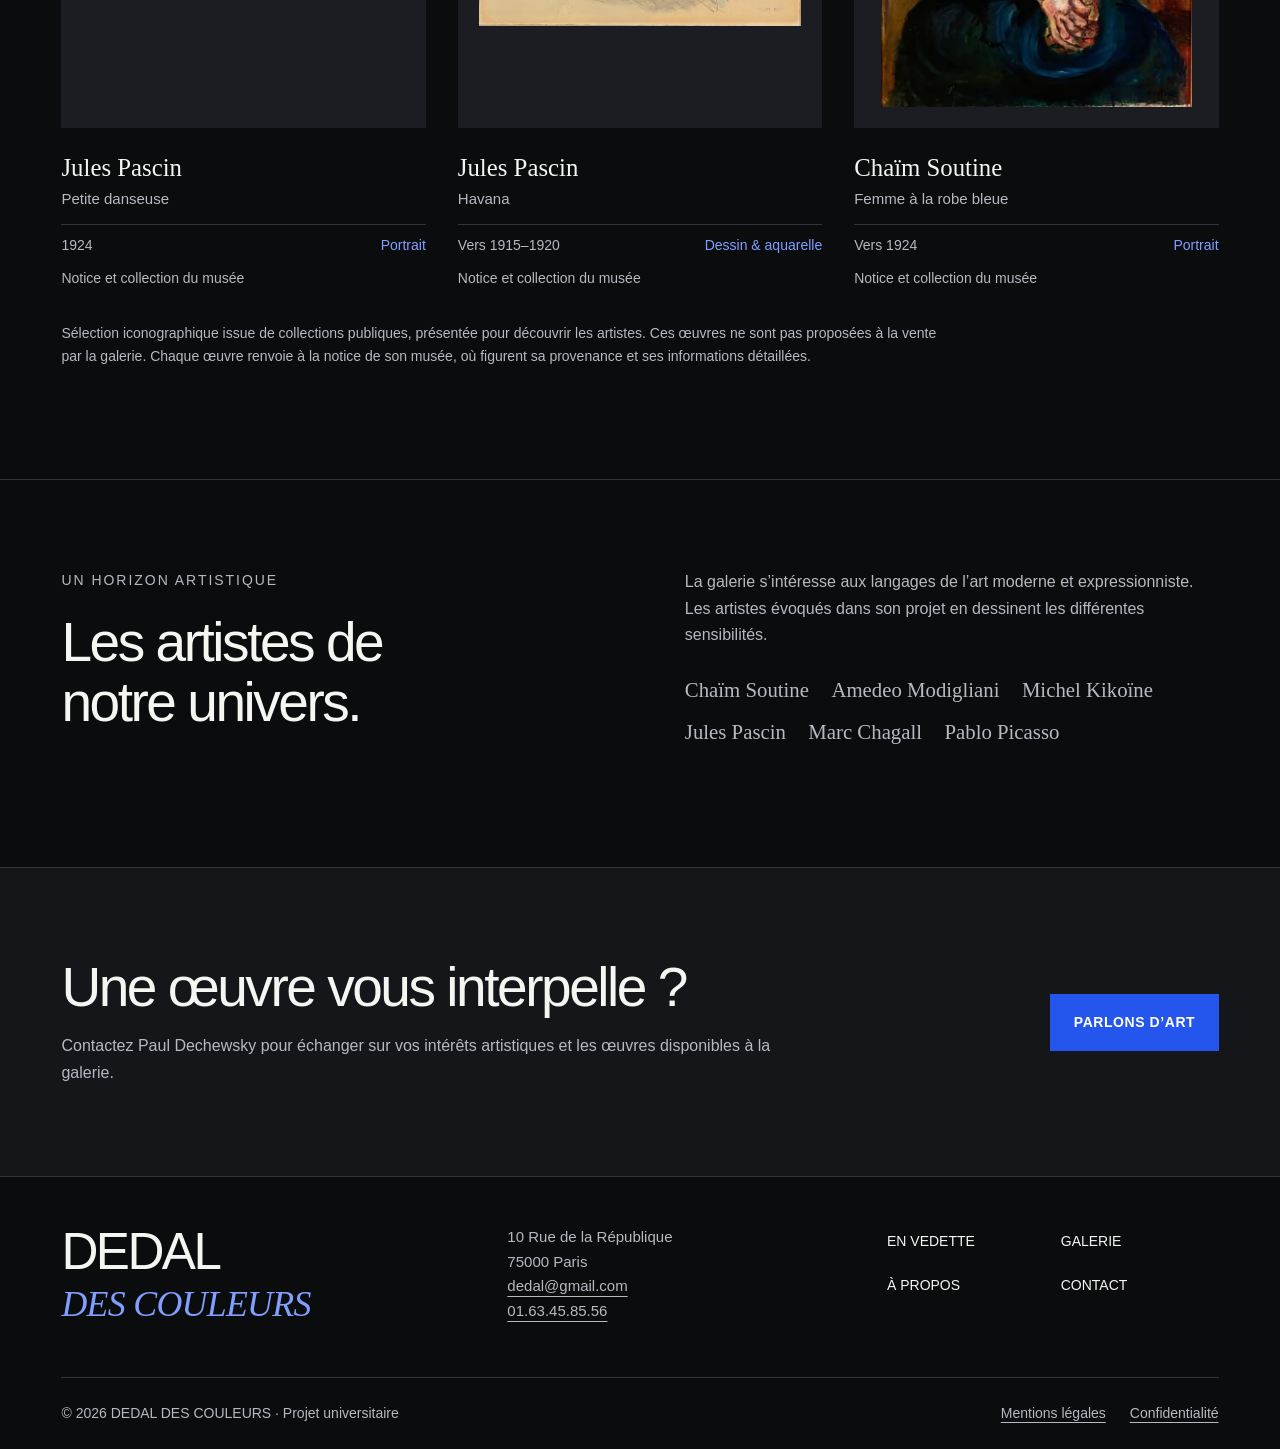
<file: galerie.html>
<!doctype html>
<html lang="fr">
<head>
  <meta charset="utf-8">
  <meta name="viewport" content="width=device-width, initial-scale=1">
  <meta http-equiv="Content-Security-Policy" content="connect-src 'none'; object-src 'none'; base-uri 'self'; form-action 'none'">
  <title>Galerie | DEDAL DES COULEURS</title>
  <meta name="description" content="Explorez une sélection de portraits et de dessins de Modigliani, Soutine et Pascin. Images de collections publiques, notices et regards sur l’art.">
  <meta name="theme-color" content="#0b0c0e">
  <meta property="og:type" content="website">
  <meta property="og:locale" content="fr_FR">
  <meta property="og:site_name" content="DEDAL DES COULEURS">
  <meta property="og:title" content="Galerie | DEDAL DES COULEURS">
  <meta property="og:description" content="Explorez une sélection de portraits et de dessins de Modigliani, Soutine et Pascin. Images de collections publiques, notices et regards sur l’art.">
  <meta property="og:url" content="https://cdibetris-cpu.github.io/dedal-des-couleurs/galerie.html">
  <link rel="icon" type="image/svg+xml" href="data:image/svg+xml,%3Csvg%20xmlns='http://www.w3.org/2000/svg'%20viewBox='0%200%2032%2032'%3E%3Crect%20width='32'%20height='32'%20fill='%230b0c0e'/%3E%3Cpath%20d='M9%206h7c14%200%2014%2020%200%2020H9V6zm5%204v12h2c8%200%208-12%200-12z'%20fill='%23809fff'/%3E%3C/svg%3E">
  <link rel="stylesheet" href="css/style.css">
  <script src="js/script.js" defer></script>
  <script src="js/galerie.js" defer></script>
</head>
<body>
  <a class="skip-link" href="#contenu">Aller au contenu</a>
  <header class="site-header">
    <a class="brand" href="index.html" aria-label="DEDAL DES COULEURS, accueil">DEDAL<span>DES COULEURS</span></a>
    <button class="menu-toggle" type="button" aria-expanded="false" aria-controls="navigation-principale"><span class="menu-icon" aria-hidden="true"></span>Menu</button>
    <nav id="navigation-principale" aria-label="Navigation principale"><ul class="nav-list"><li><a href="index.html">EN VEDETTE</a></li><li><a href="galerie.html" aria-current="page">GALERIE</a></li><li><a href="a-propos.html">À PROPOS</a></li><li><a href="contact.html">CONTACT</a></li></ul></nav>
  </header>
  <main id="contenu" tabindex="-1">
    <header class="container page-heading"><p class="eyebrow">ŒUVRES &amp; REGARDS</p><h1>NOTRE GALERIE</h1><p class="lead">Des visages, des gestes, des présences. Explorez une sélection d’œuvres qui invite à regarder autrement.</p></header>
    <section class="container section gallery-section" aria-label="Sélection d’œuvres">
      <div class="filter-bar" data-filters hidden><div class="filter-buttons" role="group" aria-label="Filtrer les œuvres par catégorie"><button type="button" data-filter="all" aria-pressed="true">Toutes les œuvres</button><button type="button" data-filter="portrait" aria-pressed="false">Portraits</button><button type="button" data-filter="dessin" aria-pressed="false">Dessins &amp; aquarelles</button></div><p id="filter-count" class="filter-count" role="status">6 œuvres affichées</p></div>
      <div class="art-grid"><article class="art-card" id="oeuvre-1" data-category="portrait">
          <a class="art-link" href="https://www.parismuseescollections.paris.fr/fr/musee-d-art-moderne/oeuvres/femme-aux-yeux-bleus" aria-label="Consulter la notice du musée : Femme aux yeux bleus, Amedeo Modigliani">
            <figure><div class="art-image"><picture><source type="image/avif" srcset="images/modigliani-femme-aux-yeux-bleus-320.avif 320w, images/modigliani-femme-aux-yeux-bleus-480.avif 480w, images/modigliani-femme-aux-yeux-bleus-589.avif 589w" sizes="(max-width: 520px) min(16.36111rem, calc(100vw - clamp(2.5rem, 9.6vw, 10rem) - 2.6rem)), (max-width: 1050px) min(17.01556rem, calc((100vw - clamp(2.5rem, 9.6vw, 10rem) - 2rem) / 2 - 2.6rem)), min(17.01556rem, calc((min(100vw, 100rem) - clamp(2.5rem, 9.6vw, 10rem) - 4rem) / 3 - 2.6rem))"><img src="images/modigliani-femme-aux-yeux-bleus.webp" alt="Femme aux yeux bleus et au cou allongé, vêtue de noir, la main posée sur la poitrine, par Amedeo Modigliani." width="589" height="900" loading="lazy" decoding="async" srcset="images/modigliani-femme-aux-yeux-bleus-320.webp 320w, images/modigliani-femme-aux-yeux-bleus-480.webp 480w, images/modigliani-femme-aux-yeux-bleus.webp 589w" sizes="(max-width: 520px) min(16.36111rem, calc(100vw - clamp(2.5rem, 9.6vw, 10rem) - 2.6rem)), (max-width: 1050px) min(17.01556rem, calc((100vw - clamp(2.5rem, 9.6vw, 10rem) - 2rem) / 2 - 2.6rem)), min(17.01556rem, calc((min(100vw, 100rem) - clamp(2.5rem, 9.6vw, 10rem) - 4rem) / 3 - 2.6rem))"></picture></div>
              <figcaption><h2>Amedeo Modigliani</h2><p class="art-title">Femme aux yeux bleus</p><div class="art-meta"><span>Vers 1918</span><span>Portrait</span></div><p class="museum-credit">Notice et collection du musée</p></figcaption>
            </figure>
          </a>
        </article>
<article class="art-card" id="oeuvre-2" data-category="portrait">
          <a class="art-link" href="https://www.nga.gov/artworks/46522-chaim-soutine" aria-label="Consulter la notice du musée : Chaim Soutine, Amedeo Modigliani">
            <figure><div class="art-image"><picture><source type="image/avif" srcset="images/modigliani-chaim-soutine-320.avif 320w, images/modigliani-chaim-soutine-480.avif 480w, images/modigliani-chaim-soutine-582.avif 582w" sizes="(max-width: 520px) min(16.16667rem, calc(100vw - clamp(2.5rem, 9.6vw, 10rem) - 2.6rem)), (max-width: 1050px) min(16.81333rem, calc((100vw - clamp(2.5rem, 9.6vw, 10rem) - 2rem) / 2 - 2.6rem)), min(16.81333rem, calc((min(100vw, 100rem) - clamp(2.5rem, 9.6vw, 10rem) - 4rem) / 3 - 2.6rem))"><img src="images/modigliani-chaim-soutine.webp" alt="Portrait de Chaïm Soutine assis, les mains réunies sur les genoux, par Amedeo Modigliani." width="582" height="900" loading="lazy" decoding="async" srcset="images/modigliani-chaim-soutine-320.webp 320w, images/modigliani-chaim-soutine-480.webp 480w, images/modigliani-chaim-soutine.webp 582w" sizes="(max-width: 520px) min(16.16667rem, calc(100vw - clamp(2.5rem, 9.6vw, 10rem) - 2.6rem)), (max-width: 1050px) min(16.81333rem, calc((100vw - clamp(2.5rem, 9.6vw, 10rem) - 2rem) / 2 - 2.6rem)), min(16.81333rem, calc((min(100vw, 100rem) - clamp(2.5rem, 9.6vw, 10rem) - 4rem) / 3 - 2.6rem))"></picture></div>
              <figcaption><h2>Amedeo Modigliani</h2><p class="art-title">Chaim Soutine</p><div class="art-meta"><span>1918</span><span>Portrait</span></div><p class="museum-credit">Notice et collection du musée</p></figcaption>
            </figure>
          </a>
        </article>
<article class="art-card" id="oeuvre-3" data-category="portrait">
          <a class="art-link" href="https://www.parismuseescollections.paris.fr/fr/musee-d-art-moderne/oeuvres/grotesque" aria-label="Consulter la notice du musée : Grotesque, Chaïm Soutine">
            <figure><div class="art-image"><picture><source type="image/avif" srcset="images/soutine-grotesque-309.avif 309w" sizes="(max-width: 520px) min(12.875rem, calc(100vw - clamp(2.5rem, 9.6vw, 10rem) - 2.6rem)), (max-width: 1050px) min(13.39rem, calc((100vw - clamp(2.5rem, 9.6vw, 10rem) - 2rem) / 2 - 2.6rem)), min(13.39rem, calc((min(100vw, 100rem) - clamp(2.5rem, 9.6vw, 10rem) - 4rem) / 3 - 2.6rem))"><img src="images/soutine-grotesque.webp" alt="Homme assis en veste jaune et chapeau noir, aux traits expressifs, dans Grotesque de Chaïm Soutine." width="309" height="600" loading="lazy" decoding="async" srcset="images/soutine-grotesque.webp 309w" sizes="(max-width: 520px) min(12.875rem, calc(100vw - clamp(2.5rem, 9.6vw, 10rem) - 2.6rem)), (max-width: 1050px) min(13.39rem, calc((100vw - clamp(2.5rem, 9.6vw, 10rem) - 2rem) / 2 - 2.6rem)), min(13.39rem, calc((min(100vw, 100rem) - clamp(2.5rem, 9.6vw, 10rem) - 4rem) / 3 - 2.6rem))"></picture></div>
              <figcaption><h2>Chaïm Soutine</h2><p class="art-title">Grotesque</p><div class="art-meta"><span>1922–1925</span><span>Portrait</span></div><p class="museum-credit">Notice et collection du musée</p></figcaption>
            </figure>
          </a>
        </article>
<article class="art-card" id="oeuvre-4" data-category="portrait">
          <a class="art-link" href="https://www.parismuseescollections.paris.fr/fr/musee-d-art-moderne/oeuvres/petite-danseuse" aria-label="Consulter la notice du musée : Petite danseuse, Jules Pascin">
            <figure><div class="art-image"><picture><source type="image/avif" srcset="images/pascin-petite-danseuse-320.avif 320w, images/pascin-petite-danseuse-477.avif 477w" sizes="(max-width: 520px) min(19.875rem, calc(100vw - clamp(2.5rem, 9.6vw, 10rem) - 2.6rem)), (max-width: 1050px) min(20.67rem, calc((100vw - clamp(2.5rem, 9.6vw, 10rem) - 2rem) / 2 - 2.6rem)), min(20.67rem, calc((min(100vw, 100rem) - clamp(2.5rem, 9.6vw, 10rem) - 4rem) / 3 - 2.6rem))"><img src="images/pascin-petite-danseuse.webp" alt="Fillette debout en robe et chaussons roses, dans Petite danseuse de Jules Pascin." width="477" height="600" loading="lazy" decoding="async" srcset="images/pascin-petite-danseuse-320.webp 320w, images/pascin-petite-danseuse.webp 477w" sizes="(max-width: 520px) min(19.875rem, calc(100vw - clamp(2.5rem, 9.6vw, 10rem) - 2.6rem)), (max-width: 1050px) min(20.67rem, calc((100vw - clamp(2.5rem, 9.6vw, 10rem) - 2rem) / 2 - 2.6rem)), min(20.67rem, calc((min(100vw, 100rem) - clamp(2.5rem, 9.6vw, 10rem) - 4rem) / 3 - 2.6rem))"></picture></div>
              <figcaption><h2>Jules Pascin</h2><p class="art-title">Petite danseuse</p><div class="art-meta"><span>1924</span><span>Portrait</span></div><p class="museum-credit">Notice et collection du musée</p></figcaption>
            </figure>
          </a>
        </article>
<article class="art-card" id="oeuvre-5" data-category="dessin">
          <a class="art-link" href="https://www.nga.gov/artworks/90866-havana" aria-label="Consulter la notice du musée : Havana, Jules Pascin">
            <figure><div class="art-image"><picture><source type="image/avif" srcset="images/pascin-havana-320.avif 320w, images/pascin-havana-480.avif 480w, images/pascin-havana-640.avif 640w, images/pascin-havana-900.avif 900w" sizes="(max-width: 520px) min(31.69014rem, calc(100vw - clamp(2.5rem, 9.6vw, 10rem) - 2.6rem)), (max-width: 1050px) min(32.95775rem, calc((100vw - clamp(2.5rem, 9.6vw, 10rem) - 2rem) / 2 - 2.6rem)), min(32.95775rem, calc((min(100vw, 100rem) - clamp(2.5rem, 9.6vw, 10rem) - 4rem) / 3 - 2.6rem))"><img src="images/pascin-havana.webp" alt="Scène de marché à La Havane avec un âne et des personnages, aquarelle de Jules Pascin." width="900" height="710" loading="lazy" decoding="async" srcset="images/pascin-havana-320.webp 320w, images/pascin-havana-480.webp 480w, images/pascin-havana-640.webp 640w, images/pascin-havana.webp 900w" sizes="(max-width: 520px) min(31.69014rem, calc(100vw - clamp(2.5rem, 9.6vw, 10rem) - 2.6rem)), (max-width: 1050px) min(32.95775rem, calc((100vw - clamp(2.5rem, 9.6vw, 10rem) - 2rem) / 2 - 2.6rem)), min(32.95775rem, calc((min(100vw, 100rem) - clamp(2.5rem, 9.6vw, 10rem) - 4rem) / 3 - 2.6rem))"></picture></div>
              <figcaption><h2>Jules Pascin</h2><p class="art-title">Havana</p><div class="art-meta"><span>Vers 1915–1920</span><span>Dessin & aquarelle</span></div><p class="museum-credit">Notice et collection du musée</p></figcaption>
            </figure>
          </a>
        </article>
<article class="art-card" id="oeuvre-6" data-category="portrait">
          <a class="art-link" href="https://www.parismuseescollections.paris.fr/fr/musee-d-art-moderne/oeuvres/femme-a-la-robe-bleue" aria-label="Consulter la notice du musée : Femme à la robe bleue, Chaïm Soutine">
            <figure><div class="art-image"><picture><source type="image/avif" srcset="images/soutine-femme-a-la-robe-bleue-320.avif 320w, images/soutine-femme-a-la-robe-bleue-449.avif 449w" sizes="(max-width: 520px) min(18.70833rem, calc(100vw - clamp(2.5rem, 9.6vw, 10rem) - 2.6rem)), (max-width: 1050px) min(19.45667rem, calc((100vw - clamp(2.5rem, 9.6vw, 10rem) - 2rem) / 2 - 2.6rem)), min(19.45667rem, calc((min(100vw, 100rem) - clamp(2.5rem, 9.6vw, 10rem) - 4rem) / 3 - 2.6rem))"><img src="images/soutine-femme-a-la-robe-bleue.webp" alt="Femme assise en robe bleu sombre et foulard vert, les mains croisées sur les genoux, par Chaïm Soutine." width="449" height="600" loading="lazy" decoding="async" srcset="images/soutine-femme-a-la-robe-bleue-320.webp 320w, images/soutine-femme-a-la-robe-bleue.webp 449w" sizes="(max-width: 520px) min(18.70833rem, calc(100vw - clamp(2.5rem, 9.6vw, 10rem) - 2.6rem)), (max-width: 1050px) min(19.45667rem, calc((100vw - clamp(2.5rem, 9.6vw, 10rem) - 2rem) / 2 - 2.6rem)), min(19.45667rem, calc((min(100vw, 100rem) - clamp(2.5rem, 9.6vw, 10rem) - 4rem) / 3 - 2.6rem))"></picture></div>
              <figcaption><h2>Chaïm Soutine</h2><p class="art-title">Femme à la robe bleue</p><div class="art-meta"><span>Vers 1924</span><span>Portrait</span></div><p class="museum-credit">Notice et collection du musée</p></figcaption>
            </figure>
          </a>
        </article></div>
      <p class="collection-note">Sélection iconographique issue de collections publiques, présentée pour découvrir les artistes. Ces œuvres ne sont pas proposées à la vente par la galerie. Chaque œuvre renvoie à la notice de son musée, où figurent sa provenance et ses informations détaillées.</p>
    </section>
    <section class="container section editorial" aria-labelledby="gallery-artists"><div><p class="eyebrow">UN HORIZON ARTISTIQUE</p><h2 id="gallery-artists">Les artistes de notre univers.</h2></div><div class="body-copy"><p>La galerie s’intéresse aux langages de l’art moderne et expressionniste. Les artistes évoqués dans son projet en dessinent les différentes sensibilités.</p><ul class="artists-list"><li>Chaïm Soutine</li><li>Amedeo Modigliani</li><li>Michel Kikoïne</li><li>Jules Pascin</li><li>Marc Chagall</li><li>Pablo Picasso</li></ul></div></section>
    <section class="section invitation" aria-labelledby="gallery-contact"><div class="container invitation-inner"><div><h2 id="gallery-contact">Une œuvre vous interpelle ?</h2><p>Contactez Paul Dechewsky pour échanger sur vos intérêts artistiques et les œuvres disponibles à la galerie.</p></div><a class="button" href="contact.html">PARLONS D’ART</a></div></section>
  </main>
  <footer class="site-footer">
    <div class="container">
      <div class="footer-top">
        <a class="footer-brand" href="index.html">DEDAL<span>DES COULEURS</span></a>
        <address class="footer-contact">10 Rue de la République<br>75000 Paris<br><a href="mailto:dedal@gmail.com">dedal@gmail.com</a><br><a href="tel:+33163458556">01.63.45.85.56</a></address>
        <nav class="footer-nav" aria-label="Navigation de pied de page"><ul><li><a href="index.html">EN VEDETTE</a></li><li><a href="galerie.html">GALERIE</a></li><li><a href="a-propos.html">À PROPOS</a></li><li><a href="contact.html">CONTACT</a></li></ul></nav>
      </div>
      <div class="footer-bottom"><p>© 2026 DEDAL DES COULEURS · Projet universitaire</p><div class="footer-legal"><a href="contact.html#mentions-legales">Mentions légales</a><a href="contact.html#confidentialite">Confidentialité</a></div></div>
    </div>
  </footer>
</body>
</html>
</file>
<file: css/style.css>
﻿/* Le bleu clair sert au texte ; le bleu soutenu aux boutons. */
:root {
  color-scheme: dark;
  --bg: #0b0c0e;
  --surface: #14161a;
  --text: #f5f5f1;
  --muted: #b6b9c2;
  --blue: #809fff;
  --button: #2456ed;
  --line: #32353e;
  --gutter: clamp(1.25rem, 4.8vw, 5rem);
}
* { box-sizing: border-box; }
html { scroll-behavior: smooth; }
body { margin: 0; background: var(--bg); color: var(--text); font: 1rem/1.65 Arial, Helvetica, sans-serif; }
img { display: block; max-width: 100%; height: auto; }
button, input { font: inherit; }
button { cursor: pointer; }
a { color: inherit; text-decoration-thickness: 1px; text-underline-offset: .3em; }
a:hover { color: var(--blue); }
:focus-visible { outline: 3px solid var(--blue); outline-offset: 5px; }
[hidden] { display: none !important; }
p { margin: 0 0 1.3rem; }
h1, h2, h3 { margin-top: 0; }
h2 { font-size: clamp(2rem, 4.3vw, 4.5rem); font-weight: 500; line-height: 1.08; letter-spacing: -.045em; }
h3 { font-size: 1.25rem; font-weight: 500; line-height: 1.35; }
.container { width: min(100%, 1600px); margin-inline: auto; padding-inline: var(--gutter); }
.section { padding-block: clamp(3.5rem, 7vw, 7rem); }
.section + .section { border-top: 1px solid var(--line); }
.skip-link { position: absolute; z-index: 20; top: 1rem; left: 1rem; background: white; color: black; padding: .75rem 1rem; transform: translateY(-180%); }
.skip-link:focus { transform: translateY(0); }
.site-header { display: flex; align-items: center; justify-content: space-between; gap: 2rem; padding: 1.6rem var(--gutter); border-bottom: 1px solid var(--line); }
.brand { font-weight: 700; font-size: 1.65rem; line-height: 1.05; letter-spacing: -.05em; text-decoration: none; flex-shrink: 0; }
.brand span { display: block; font-size: .75rem; letter-spacing: .08em; margin-top: .4rem; }
.nav-list { display: flex; list-style: none; gap: clamp(1rem, 3vw, 3rem); padding: 0; margin: 0; }
.nav-list a { display: inline-block; font-size: .875rem; text-decoration: none; padding-block: .6rem; border-bottom: 1px solid transparent; }
.nav-list a:hover, .nav-list a[aria-current] { color: var(--blue); border-color: var(--blue); }
.menu-toggle { display: none; align-items: center; gap: .75rem; padding: .65rem .85rem; min-height: 44px; background: transparent; color: var(--text); border: 1px solid var(--line); }
.menu-icon { width: 18px; height: 12px; border-top: 1px solid currentColor; border-bottom: 1px solid currentColor; position: relative; }
.menu-icon::after { content: ''; position: absolute; width: 100%; height: 1px; top: 5px; left: 0; background: currentColor; }
.eyebrow { font-size: .875rem; letter-spacing: .14em; color: var(--muted); text-transform: uppercase; }
.blue { color: var(--blue); }
.hero { padding-block: clamp(3rem, 6vw, 6rem); display: grid; grid-template-columns: 1.1fr 1fr; gap: clamp(2rem, 5vw, 5rem); align-items: center; }
.hero h1 { font-size: clamp(5rem, 10vw, 10rem); letter-spacing: -.07em; line-height: .95; margin: 2rem 0; font-weight: 500; }
.hero h1 span { display: block; color: var(--blue); font: italic clamp(2.4rem, 4.6vw, 4.7rem)/1.2 Georgia, 'Times New Roman', serif; letter-spacing: -.045em; }
.hero-description { color: var(--muted); max-width: 34rem; font-size: 1.125rem; margin-block: 2rem; }
.button { display: inline-flex; align-items: center; justify-content: center; background: var(--button); color: white; padding: 1rem 1.4rem; border: 1px solid var(--button); font-size: .875rem; font-weight: 700; letter-spacing: .04em; text-decoration: none; min-height: 48px; text-align: center; transition: background .2s, border-color .2s; }
.button:hover { background: #1944c4; border-color: #1944c4; color: white; }
.button:disabled { cursor: default; background: #454954; border-color: #454954; }
.button-outline { background: transparent; border-color: var(--line); }
.button-outline:hover { background: var(--surface); border-color: var(--blue); }
.hero-art { margin: 0; position: relative; padding: 1.25rem; background: #191b20; border: 1px solid var(--line); border-top: 3px solid var(--button); }
.hero-art img { width: 100%; height: clamp(22rem, 38vw, 38rem); object-fit: contain; background: #111214; }
.hero-art figcaption { display: flex; justify-content: space-between; gap: 1rem; font-size: .875rem; color: var(--muted); padding-top: .9rem; }
.hero-art figcaption span:last-child { color: var(--blue); }
.intro-strip { border-block: 1px solid var(--line); padding-block: 1.2rem; display: flex; gap: 1rem 2rem; justify-content: space-between; flex-wrap: wrap; color: var(--muted); font-size: .875rem; letter-spacing: .04em; }
.section-heading { display: flex; justify-content: space-between; align-items: flex-end; gap: 1.5rem; margin-bottom: 2.5rem; }
.section-heading h2 { margin-bottom: 0; }
.section-heading a { white-space: nowrap; font-size: .875rem; padding-block: .5rem; }
.art-grid { display: grid; grid-template-columns: repeat(3, minmax(0, 1fr)); gap: 3.5rem 2rem; }
.art-card { min-width: 0; }
.art-link { display: block; text-decoration: none; }
.art-card figure { margin: 0; }
.art-image { overflow: hidden; background: #1b1d22; padding: 1.3rem; }
.art-image img { width: 100%; height: 26rem; object-fit: contain; transition: transform .55s ease; }
.art-link:hover img, .art-link:focus-visible img { transform: scale(1.025); }
.art-card figcaption { padding-top: 1.25rem; }
.art-card h2, .art-card h3 { margin: .3rem 0; font: 1.55rem/1.2 Georgia, 'Times New Roman', serif; letter-spacing: 0; }
.museum-credit { font-size: .875rem; color: var(--muted); margin: .6rem 0 0; }
.art-title { font-size: .9375rem; color: var(--muted); margin-bottom: .5rem; }
.art-meta { display: flex; gap: 1rem; justify-content: space-between; border-top: 1px solid var(--line); padding-top: .6rem; margin-top: .75rem; color: var(--muted); font-size: .875rem; }
.art-meta span:last-child { color: var(--blue); }
.collection-note { color: var(--muted); font-size: .875rem; max-width: 56rem; margin-top: 2rem; }
.editorial { display: grid; grid-template-columns: 1fr 1fr; gap: clamp(2rem, 7vw, 7rem); align-items: start; }
.editorial > * { min-width: 0; }
.editorial h2 { max-width: 13ch; }
.body-copy { max-width: 40rem; color: var(--muted); }
.body-copy strong { color: var(--text); font-weight: 400; }
.text-link { display: inline-block; padding-block: .5rem; }
.invitation { background: var(--surface); }
.invitation-inner { display: flex; align-items: center; justify-content: space-between; gap: 2rem; }
.invitation h2 { margin-bottom: 1rem; }
.invitation p { color: var(--muted); max-width: 45rem; margin-bottom: 0; }
.invitation .button { flex-shrink: 0; }
.page-heading { padding-block: clamp(3.5rem, 6vw, 6rem) 3rem; }
.page-heading h1 { font-size: clamp(2.4rem, 7.2vw, 7rem); font-weight: 500; letter-spacing: -.05em; line-height: 1.06; color: var(--blue); margin: 1.5rem 0; }
.page-heading .lead { color: var(--muted); font-size: 1.125rem; max-width: 47rem; }
.gallery-section { padding-top: 0; }
.filter-bar { display: flex; justify-content: space-between; align-items: center; gap: 1rem; flex-wrap: wrap; border-block: 1px solid var(--line); padding-block: 1.1rem; margin-bottom: 2.5rem; }
.filter-buttons { display: flex; gap: .5rem; flex-wrap: wrap; }
.filter-buttons button { background: transparent; color: var(--muted); border: 1px solid var(--line); padding: .6rem 1rem; min-height: 44px; font-size: .875rem; }
.filter-buttons button[aria-pressed="true"], .filter-buttons button:hover { background: var(--button); color: white; border-color: var(--button); }
.filter-count { color: var(--muted); font-size: .875rem; margin: 0; }
.artists-list { display: flex; gap: .6rem 1.4rem; flex-wrap: wrap; list-style: none; padding: 0; margin: 1.5rem 0 0; font: 1.3rem/1.6 Georgia, serif; }
.about-figure { margin: 0; background: #191b20; padding: 1.5rem; }
.about-figure img { width: 100%; height: 36rem; object-fit: contain; }
.about-figure figcaption { font-size: .875rem; color: var(--muted); margin-top: 1rem; }
.large-statement { font: clamp(1.8rem, 3.4vw, 3.5rem)/1.3 Georgia, serif; max-width: 25ch; }
.values-grid { display: grid; grid-template-columns: repeat(3, minmax(0, 1fr)); gap: 2.5rem; margin-top: 3rem; }
.value { border-top: 1px solid var(--line); padding-top: 1.5rem; }
.value-number { display: block; color: var(--blue); font-size: .875rem; margin-bottom: 1.25rem; }
.value h3 { font: 1.7rem/1.2 Georgia, serif; }
.value p { color: var(--muted); }
.contact-layout { display: grid; grid-template-columns: 1fr 1fr; gap: clamp(2rem, 8vw, 8rem); align-items: start; }
.contact-layout > * { min-width: 0; }
.contact-details { display: grid; grid-template-columns: 1fr 1fr; gap: 2rem; margin-bottom: 2.5rem; }
.contact-details h2, .hours h2 { font: 1.5rem/1.2 Georgia, serif; letter-spacing: 0; margin-bottom: 1rem; }
address { font-style: normal; color: var(--muted); }
.contact-details p { color: var(--muted); }
.contact-details a, .footer-contact a { overflow-wrap: anywhere; }
.hours { border-top: 1px solid var(--line); padding-top: 2rem; }
.hours dl { margin: 0; max-width: 28rem; }
.hours dl div { display: flex; justify-content: space-between; gap: 1rem; padding: .75rem 0; border-bottom: 1px solid var(--line); }
.hours dd { margin: 0; color: var(--muted); }
.social-label { color: var(--blue); display: block; margin-top: 2rem; }
.registration { background: var(--surface); padding: clamp(1.4rem, 3vw, 3rem); scroll-margin-top: 2rem; }
.registration h2 { font-size: clamp(1.8rem, 3vw, 2.9rem); }
.registration > p { color: var(--muted); }
.form-row { display: grid; grid-template-columns: 1fr 1fr; gap: 1.1rem; }
.field { margin-bottom: 1.25rem; min-width: 0; }
.field label { display: block; margin-bottom: .45rem; font-size: .9375rem; }
.field input { width: 100%; min-height: 48px; border: 1px solid #666c7a; background: var(--bg); color: var(--text); border-radius: 0; padding: .8rem .85rem; }
.field input[aria-invalid="true"] { border-color: #ffaaaa; }
.field-error { color: #ffb7b7; margin: .4rem 0 0; font-size: .875rem; }
.form-hint { font-size: .875rem; color: var(--muted); }
.form-status { margin: 1.2rem 0 0; padding: 0; font-size: .9375rem; }
.form-status:empty { margin: 0; }
.form-status:not(:empty) { padding: 1rem; border-left: 3px solid var(--blue); background: var(--bg); }
.legal-section { max-width: 65rem; }
.legal-section h2 { font-size: 2rem; }
.legal-section h3 { margin-top: 2rem; }
.legal-section p { color: var(--muted); }
.legal-section details { border-block: 1px solid var(--line); padding-block: 1.2rem; }
.legal-section details + details { border-top: 0; }
.legal-section summary { cursor: pointer; font-size: 1.1rem; min-height: 44px; padding-block: .6rem; }
.legal-section details > div { padding-top: 1.5rem; }
details, [id] { scroll-margin-top: 2rem; }
.site-footer { border-top: 1px solid var(--line); padding-block: 3rem 1.5rem; }
.footer-top { display: grid; grid-template-columns: 1.2fr 1fr 1fr; gap: 3rem; margin-bottom: 3rem; }
.footer-brand { font-size: clamp(2rem, 4vw, 4rem); font-weight: 500; letter-spacing: -.05em; line-height: 1.05; text-decoration: none; display: inline-block; }
.footer-brand span { display: block; color: var(--blue); font: italic .7em/1.4 Georgia, serif; letter-spacing: -.02em; }
.footer-contact { font-size: .9375rem; color: var(--muted); }
.footer-nav ul { list-style: none; margin: 0; padding: 0; display: grid; grid-template-columns: 1fr 1fr; gap: .6rem 1rem; }
.footer-nav a { display: inline-block; padding-block: .35rem; font-size: .875rem; text-decoration: none; }
.footer-bottom { border-top: 1px solid var(--line); padding-top: 1.5rem; display: flex; flex-wrap: wrap; justify-content: space-between; gap: .8rem 2rem; font-size: .875rem; color: var(--muted); }
.footer-bottom p { margin: 0; }
.footer-legal { display: flex; flex-wrap: wrap; gap: 1rem 1.5rem; }
/* Une animation CSS discrète, limitée à l'ouverture de la page. */
.hero-copy { animation: reveal .7s ease-out both; }
@keyframes reveal { from { opacity: 0; transform: translateY(12px); } to { opacity: 1; transform: translateY(0); } }
@media (min-width: 1600px) { .site-header { padding-inline: max(var(--gutter), calc((100vw - 1440px) / 2)); } }
@media (max-width: 1050px) {
  .art-grid { grid-template-columns: repeat(2, minmax(0, 1fr)); }
  .hero { gap: 2rem; }
  .hero h1 span { font-size: clamp(2rem, 4.5vw, 4.7rem); }
  .contact-layout { gap: 2rem; }
  .contact-details { grid-template-columns: 1fr; gap: 1rem; }
  .footer-top { gap: 2rem; }
}
@media (max-width: 760px) {
  .site-header { flex-wrap: wrap; gap: 1rem; }
  .site-header nav { width: 100%; }
  .nav-list { flex-wrap: wrap; gap: .5rem 1.8rem; }
  .js .menu-toggle { display: inline-flex; }
  .js .site-header nav { display: none; }
  .js .site-header nav.is-open { display: block; }
  .js .nav-list { display: block; border-top: 1px solid var(--line); padding-top: .8rem; }
  .js .nav-list a { display: block; padding: .85rem .4rem; }
  .hero, .editorial, .contact-layout { grid-template-columns: 1fr; }
  .hero h1 { font-size: clamp(5rem, 19vw, 9rem); }
  .hero h1 span { font-size: clamp(2.3rem, 8.5vw, 4.7rem); }
  .hero-art img { height: 30rem; }
  .section-heading { align-items: start; flex-direction: column; }
  .invitation-inner { flex-direction: column; align-items: start; }
  .values-grid { grid-template-columns: 1fr; gap: 1rem; }
  .contact-details { grid-template-columns: 1fr 1fr; }
  .footer-top { grid-template-columns: 1fr 1fr; }
  .footer-top > :first-child { grid-column: 1 / -1; }
  .about-figure img { height: 30rem; }
}
@media (max-width: 520px) {
  .art-grid { grid-template-columns: minmax(0, 1fr); }
  .art-image img { height: 25rem; }
  .hero-art img { height: 24rem; }
  .hero-description br { display: none; }
  .hero-art figcaption { flex-direction: column; gap: .2rem; }
  .page-heading h1 { font-size: clamp(2.1rem, 9vw, 3.5rem); }
  .contact-details, .form-row, .footer-top { grid-template-columns: 1fr; }
  .hours dl div { flex-wrap: wrap; }
  .about-figure img { height: 25rem; }
}
@media (prefers-reduced-motion: reduce) {
  html { scroll-behavior: auto; }
  *, *::before, *::after { animation: none !important; transition: none !important; }
}
</file>
